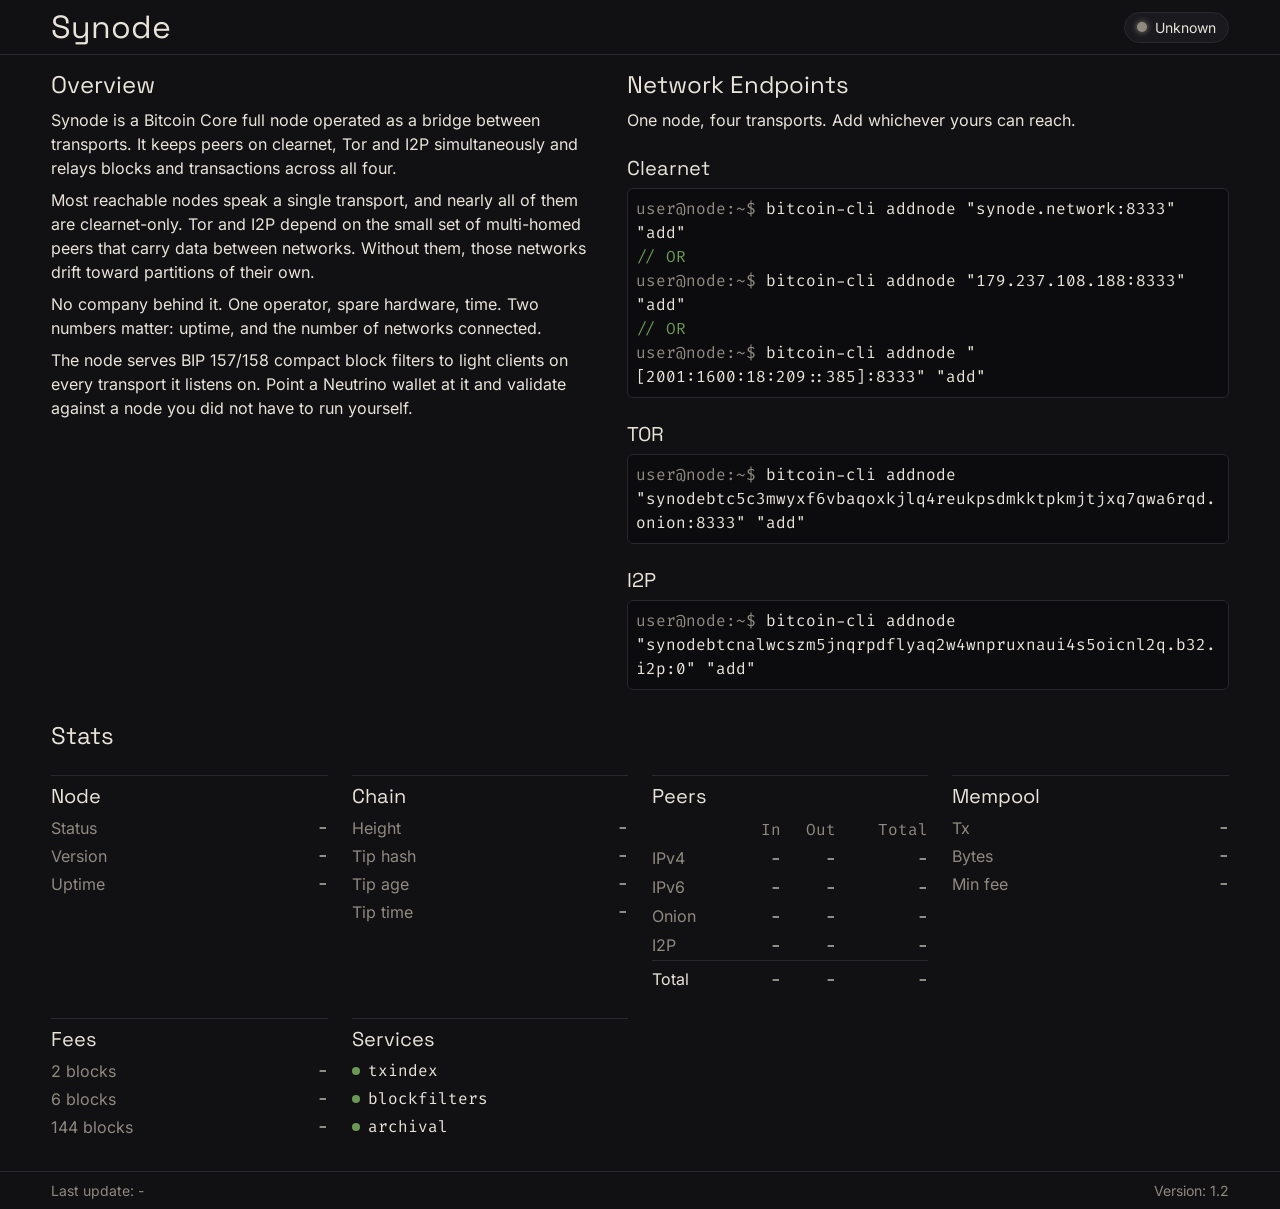
<file: public/index.html>
<!DOCTYPE html>
<html lang="en">

<head>
    <meta charset="UTF-8">
    <meta name="viewport" content="width=device-width, initial-scale=1.0">

    <title>Synode Network — Bitcoin full node on clearnet, Tor and I2P</title>
    <meta name="description"
        content="Synode is a public Bitcoin Core full node bridging clearnet, Tor and I2P. Add it as a peer or point a Neutrino wallet at its BIP 157/158 block filters.">
    <link rel="canonical" href="https://synode.network/">
    <meta name="theme-color" content="#111013">

    <link rel="icon" href="/favicon.ico" sizes="32x32">
    <link rel="icon" href="/assets/img/favicon.svg" type="image/svg+xml">
    <link rel="apple-touch-icon" href="/assets/img/apple-touch-icon.png">

    <meta property="og:type" content="website">
    <meta property="og:site_name" content="Synode Network">
    <meta property="og:url" content="https://synode.network/">
    <meta property="og:title" content="Synode Network — Bitcoin full node on clearnet, Tor and I2P">
    <meta property="og:description"
        content="Public Bitcoin Core node bridging clearnet, Tor and I2P. Peer endpoints, compact block filters and live stats.">
    <meta property="og:image" content="https://synode.network/assets/img/og.png">
    <meta property="og:image:width" content="1200">
    <meta property="og:image:height" content="630">
    <meta property="og:image:alt" content="Synode: a Bitcoin full node bridging clearnet, Tor and I2P">
    <meta property="og:locale" content="en_US">
    <meta name="twitter:card" content="summary_large_image">

    <link rel="stylesheet" href="assets/css/reset.css">
    <link rel="stylesheet" href="assets/css/style.css">

    <script type="application/ld+json">
    {
        "@context": "https://schema.org",
        "@type": "WebSite",
        "name": "Synode Network",
        "url": "https://synode.network/",
        "description": "Public Bitcoin Core full node bridging clearnet, Tor and I2P. Serves BIP 157/158 compact block filters to light clients.",
        "inLanguage": "en"
    }
    </script>
</head>

<body>
    <header>
        <h1 id="logo">Synode</h1>
        <a href="#stats" class="status" data-state="unknown">
            <span class="status-dot" aria-hidden="true"></span>
            <span class="status-label" data-stat-show="ok" hidden>Online</span>
            <span class="status-label" data-stat-show="degraded" hidden>Degraded</span>
            <span class="status-label" data-stat-show="offline" hidden>Offline</span>
            <span class="status-label" data-stat-show="unknown">Unknown</span>
        </a>
    </header>
    <main>
        <section id="overview">
            <h2>Overview</h2>
            <p>
                Synode is a Bitcoin Core full node operated as a bridge between transports. It keeps peers on clearnet,
                Tor and I2P simultaneously and relays blocks and transactions across all four.
            </p>
            <p>
                Most reachable nodes speak a single transport, and nearly all of them are clearnet-only. Tor and I2P
                depend on the small set of multi-homed peers that carry data between networks. Without them, those
                networks drift toward partitions of their own.
            </p>
            <p>
                No company behind it. One operator, spare hardware, time. Two numbers matter: uptime, and the number of
                networks connected.
            </p>
            <p>
                The node serves BIP 157/158 compact block filters to light clients on every transport it listens on.
                Point a Neutrino wallet at it and validate against a node you did not have to run yourself.
            </p>
        </section>
        <section id="endpoints">
            <h2>Network Endpoints</h2>
            <p>One node, four transports. Add whichever yours can reach.</p>
            <h3>Clearnet</h3>
            <div class="terminal">
                <code><span class="prompt">user@node:~$ </span>bitcoin-cli addnode "synode.network:8333" "add"</code>
                <code class="comment">// OR</code>
                <code><span class="prompt">user@node:~$ </span>bitcoin-cli addnode "179.237.108.188:8333" "add"</code>
                <code class="comment">// OR</code>
                <code><span class="prompt">user@node:~$ </span>bitcoin-cli addnode "[2001:1600:18:209::385]:8333" "add"</code>
            </div>
            <h3>TOR</h3>
            <div class="terminal">
                <code><span class="prompt">user@node:~$ </span>bitcoin-cli addnode "synodebtc5c3mwyxf6vbaqoxkjlq4reukpsdmkktpkmjtjxq7qwa6rqd.onion:8333" "add"</code>
            </div>
            <h3>I2P</h3>
            <div class="terminal">
                <code><span class="prompt">user@node:~$ </span>bitcoin-cli addnode "synodebtcnalwcszm5jnqrpdflyaq2w4wnpruxnaui4s5oicnl2q.b32.i2p:0" "add"</code>
            </div>
        </section>
        <section id="stats">
            <h2>Stats</h2>
            <p class="stale" data-stat-show="stale" hidden>No news from the node for more than an hour. The numbers
                below are the last ones received.</p>
            <section>
                <h3>Node</h3>
                <dl>
                    <dt>Status</dt>
                    <dd data-stat="state">-</dd>
                    <dt data-stat-show="degraded" hidden>Degraded reason</dt>
                    <dd data-stat-show="degraded" data-stat="degraded_reasons" hidden>-</dd>
                    <dt>Version</dt>
                    <dd data-stat="version">-</dd>
                    <dt>Uptime</dt>
                    <dd data-stat="uptime">-</dd>
                </dl>
            </section>
            <section>
                <h3>Chain</h3>
                <dl>
                    <dt>Height</dt>
                    <dd data-stat="height">-</dd>
                    <dt>Tip hash</dt>
                    <dd data-stat="tip_hash_short">-</dd>
                    <dt>Tip age</dt>
                    <dd data-stat="tip_age">-</dd>
                    <dt>Tip time</dt>
                    <dd data-stat="tip_time">-</dd>
                </dl>
            </section>
            <section>
                <h3>Peers</h3>
                <table class="peers">
                    <thead>
                        <tr>
                            <th scope="col"></th>
                            <th scope="col">In</th>
                            <th scope="col">Out</th>
                            <th scope="col">Total</th>
                        </tr>
                    </thead>
                    <tbody>
                        <tr>
                            <th scope="row">IPv4</th>
                            <td data-stat="peers_ipv4_in">-</td>
                            <td data-stat="peers_ipv4_out">-</td>
                            <td data-stat="peers_ipv4">-</td>
                        </tr>
                        <tr>
                            <th scope="row">IPv6</th>
                            <td data-stat="peers_ipv6_in">-</td>
                            <td data-stat="peers_ipv6_out">-</td>
                            <td data-stat="peers_ipv6">-</td>
                        </tr>
                        <tr>
                            <th scope="row">Onion</th>
                            <td data-stat="peers_onion_in">-</td>
                            <td data-stat="peers_onion_out">-</td>
                            <td data-stat="peers_onion">-</td>
                        </tr>
                        <tr>
                            <th scope="row">I2P</th>
                            <td data-stat="peers_i2p_in">-</td>
                            <td data-stat="peers_i2p_out">-</td>
                            <td data-stat="peers_i2p">-</td>
                        </tr>
                    </tbody>
                    <tfoot>
                        <tr>
                            <th scope="row">Total</th>
                            <td data-stat="peers_in">-</td>
                            <td data-stat="peers_out">-</td>
                            <td data-stat="peers">-</td>
                        </tr>
                    </tfoot>
                </table>
            </section>
            <section>
                <h3>Mempool</h3>
                <dl>
                    <dt>Tx</dt>
                    <dd data-stat="mempool_tx">-</dd>
                    <dt>Bytes</dt>
                    <dd data-stat="mempool_size">-</dd>
                    <dt>Min fee</dt>
                    <dd data-stat="mempool_minfee">-</dd>
                </dl>
            </section>
            <section>
                <h3>Fees</h3>
                <dl>
                    <dt>2 blocks</dt>
                    <dd data-stat="fee_2">-</dd>
                    <dt>6 blocks</dt>
                    <dd data-stat="fee_6">-</dd>
                    <dt>144 blocks</dt>
                    <dd data-stat="fee_144">-</dd>
                </dl>
            </section>
            <section>
                <h3>Services</h3>
                <ul class="services">
                    <li data-stat-show="txindex">txindex</li>
                    <li data-stat-show="blockfilters">blockfilters</li>
                    <li data-stat-show="archival">archival</li>
                </ul>
            </section>
        </section>
    </main>
    <footer>
        <ul class="meta">
            <li>Last update: <span data-stat="last_update">-</span></li>
            <li>Version: 1.2</li>
        </ul>
    </footer>
</body>

</html>
</file>
<file: public/assets/css/style.css>
:root {
    --clr-bg-deep: #0c0b0e;
    --clr-bg: #111013;
    --clr-bg-surface: #1a191d;
    --clr-border: #2a282e;
    --clr-text: #e8e4da;
    --clr-text-muted: #8f8a80;
    --clr-green: #6a9955;
    --clr-amber: #c9984a;
    --clr-red: #cf5f55;

    --clr-comment: var(--clr-green);
    --clr-ok: var(--clr-green);
    --clr-warn: var(--clr-amber);
    --clr-err: var(--clr-red);
    --clr-unknown: var(--clr-text-muted);

    --space-xs: 0.5rem;
    --space-s: 1rem;
    --space-m: 1.5rem;
    --space-l: 2rem;

    --gutter: clamp(1rem, 4vw, 4rem);
    --col-text: 34rem;
    /* Doit contenir la plus longue ligne de .terminal sans repli :
       108 caractères × 0,6 em (Fira Code) = 64,8 rem + padding. */
    --col-term: 66rem;
    --content-max: calc(var(--col-text) + var(--space-l) + var(--col-term));
}

/* L'attribut hidden doit gagner sur tout display: posé par une classe
   (ex. .services li en flex), sinon l'élément reste visible. */
[hidden] {
    display: none !important;
}

h1,
h2,
h3,
h4,
h5 {
    font-family: "Space Grotesk";
    line-height: 1.2;
}

h1 {
    font-size: 2rem;
}

h2 {
    font-size: 1.5rem;
}

h3 {
    font-size: 1.25rem;
}

h4 {
    font-size: 1.125rem;
}

h5 {
    font-size: 1rem;
}

strong,
b {
    font-weight: 700;
}

em,
i {
    font-style: italic;
}

body {
    font-family: "Inter";
    line-height: 1.5;
    color: var(--clr-text);
    background-color: var(--clr-bg);

    min-height: 100vh;
    min-height: 100dvh;
    display: flex;
    flex-direction: column;
}

header,
main,
footer {
    padding-inline: var(--gutter);
}

header,
footer {
    padding-block: var(--space-xs);
}

header {
    border-bottom: 1px solid var(--clr-border);
    display: flex;
    align-items: center;
    justify-content: space-between;
    gap: var(--space-s);
}

.status {
    display: inline-flex;
    align-items: center;
    gap: var(--space-xs);
    padding: 0.25rem 0.75rem;
    border: 1px solid var(--clr-border);
    border-radius: 999px;
    background-color: var(--clr-bg-surface);
    color: var(--clr-text);
    font-size: 0.875rem;
    text-decoration: none;
}

.status:hover {
    border-color: var(--clr-text-muted);
}

.status:focus-visible {
    outline: 2px solid var(--clr-text-muted);
    outline-offset: 2px;
}

.status-dot {
    width: 0.625rem;
    height: 0.625rem;
    border-radius: 50%;
    background-color: var(--status-clr);
    box-shadow: 0 0 6px var(--status-clr);
}

.status[data-state="ok"] {
    --status-clr: var(--clr-ok);
}

.status[data-state="degraded"] {
    --status-clr: var(--clr-warn);
}

.status[data-state="offline"] {
    --status-clr: var(--clr-err);
}

.status[data-state="unknown"] {
    --status-clr: var(--clr-unknown);
}

main {
    display: flex;
    flex-direction: column;
    gap: var(--space-l);
    padding-block: var(--space-s) var(--space-l);

    flex: 1;
}

#stats {
    --stat-groups: 6;
    --stat-gap: var(--space-m);

    display: grid;
    /* Jamais plus de colonnes que de groupes : le h2 en pleine largeur
       empêche auto-fit de replier les pistes vides. */
    grid-template-columns: repeat(auto-fit,
            minmax(max(15rem, calc(100% / var(--stat-groups) - var(--stat-gap))), 1fr));
    gap: var(--stat-gap);
    align-items: start;
}

#stats>h2,
#stats>.stale {
    grid-column: 1 / -1;
}

.stale {
    color: var(--clr-warn);
}

#stats>section {
    border-top: 1px solid var(--clr-border);
    padding-top: var(--space-xs);
}

#stats h3 {
    margin-top: 0;
}

#stats dl {
    display: grid;
    grid-template-columns: auto 1fr;
    column-gap: var(--space-s);
    row-gap: 0.25rem;
}

#stats dt {
    color: var(--clr-text-muted);
}

#stats dd {
    text-align: right;
    font-family: "Fira Code", monospace;
    font-variant-numeric: tabular-nums;
    overflow-wrap: anywhere;
}

.peers {
    width: 100%;
}

.peers th,
.peers td {
    padding-block: 0.125rem;
}

.peers th {
    font-weight: 400;
    color: var(--clr-text-muted);
    text-align: left;
}

.peers td,
.peers thead th:not(:first-child) {
    text-align: right;
    font-family: "Fira Code", monospace;
    font-variant-numeric: tabular-nums;
}

.peers td {
    padding-left: var(--space-s);
}

.peers tfoot th,
.peers tfoot td {
    border-top: 1px solid var(--clr-border);
    padding-top: 0.375rem;
}

.peers tfoot th {
    color: var(--clr-text);
}

.services {
    display: flex;
    flex-direction: column;
    gap: 0.25rem;
    font-family: "Fira Code", monospace;
}

.services li {
    display: flex;
    align-items: center;
    gap: var(--space-xs);
}

.services li::before {
    content: "";
    flex: none;
    width: 0.5rem;
    height: 0.5rem;
    border-radius: 50%;
    background-color: var(--clr-ok);
}

.services li[data-state="off"] {
    color: var(--clr-text-muted);
}

.services li[data-state="off"]::before {
    background-color: var(--clr-unknown);
}

footer {
    color: var(--clr-text-muted);
    border-top: 1px solid var(--clr-border);
}

section {
    display: flex;
    flex-direction: column;
    gap: var(--space-xs);
}

section h3 {
    margin-top: var(--space-s);
}

.terminal {
    font-family: "Fira Code", monospace;
    background-color: var(--clr-bg-deep);
    padding: var(--space-xs);
    border-radius: 6px;
    border: 1px solid var(--clr-border);
    overflow-x: auto;
}

.terminal code {
    display: block;
    white-space: pre-wrap;
    overflow-wrap: anywhere;
}

.terminal .prompt {
    color: var(--clr-text-muted);
    font-weight: 400;
    user-select: none;
}

.terminal .comment {
    color: var(--clr-comment);
    user-select: none;
}

footer .meta {
    display: flex;
    flex-wrap: wrap;
    justify-content: space-between;
    gap: var(--space-xs) var(--space-m);
    font-size: 0.875rem;
}

@media (min-width: 69rem) {
    main {
        display: grid;
        grid-template-columns: minmax(var(--col-text), 1fr) minmax(0, var(--col-term));
        align-content: center;
        justify-content: start;
    }

    #stats {
        grid-column: 1 / -1;
    }
}

@media (min-width: 100rem) {

    header,
    main,
    footer {
        padding-inline: max(var(--gutter), calc((100% - var(--content-max)) / 2));
    }
}

/* ---------- Fonts ----------
   Fichiers générés par tools/build-fonts.sh à partir des .ttf sources.
   Chaque famille est déclarée deux fois :
     - "-full"  : police complète, sans unicode-range. Déclarée en premier.
     - subset   : latin uniquement, avec unicode-range. Déclarée en dernier,
                  donc prioritaire pour les caractères latins.
   Le navigateur ne télécharge que les fichiers dont il a besoin : sur une
   page en anglais, seuls les subsets partent ; la version complète n'est
   récupérée que si un caractère hors latin (cyrillique, grec, math...)
   est affiché. */

/* Inter */
@font-face {
    font-family: "Inter";
    src: url("../fonts/Inter/Inter-Variable-full.woff2") format("woff2");
    font-weight: 100 900;
    font-style: normal;
    font-display: swap;
}

@font-face {
    font-family: "Inter";
    src: url("../fonts/Inter/Inter-Variable.woff2") format("woff2");
    font-weight: 100 900;
    font-style: normal;
    font-display: swap;
    unicode-range: U+0000-00FF, U+0131, U+0152-0153, U+02BB-02BC, U+02C6, U+02DA, U+02DC,
        U+0300-0301, U+0303-0304, U+0308-0309, U+0323, U+0329, U+2000-206F,
        U+20AC, U+2122, U+2190-2199, U+2212, U+2215, U+FEFF, U+FFFD;
}

/* Inter Italic */
@font-face {
    font-family: "Inter";
    src: url("../fonts/Inter/Inter-Italic-Variable-full.woff2") format("woff2");
    font-weight: 100 900;
    font-style: italic;
    font-display: swap;
}

@font-face {
    font-family: "Inter";
    src: url("../fonts/Inter/Inter-Italic-Variable.woff2") format("woff2");
    font-weight: 100 900;
    font-style: italic;
    font-display: swap;
    unicode-range: U+0000-00FF, U+0131, U+0152-0153, U+02BB-02BC, U+02C6, U+02DA, U+02DC,
        U+0300-0301, U+0303-0304, U+0308-0309, U+0323, U+0329, U+2000-206F,
        U+20AC, U+2122, U+2190-2199, U+2212, U+2215, U+FEFF, U+FFFD;
}

/* Space Grotesk */
@font-face {
    font-family: "Space Grotesk";
    src: url("../fonts/Space_Grotesk/SpaceGrotesk-Variable-full.woff2") format("woff2");
    font-weight: 300 700;
    font-style: normal;
    font-display: swap;
}

@font-face {
    font-family: "Space Grotesk";
    src: url("../fonts/Space_Grotesk/SpaceGrotesk-Variable.woff2") format("woff2");
    font-weight: 300 700;
    font-style: normal;
    font-display: swap;
    unicode-range: U+0000-00FF, U+0131, U+0152-0153, U+02BB-02BC, U+02C6, U+02DA, U+02DC,
        U+0300-0301, U+0303-0304, U+0308-0309, U+0323, U+0329, U+2000-206F,
        U+20AC, U+2122, U+2190-2199, U+2212, U+2215, U+FEFF, U+FFFD;
}

/* Fira Code */
@font-face {
    font-family: "Fira Code";
    src: url("../fonts/Fira_Code/FiraCode-Variable-full.woff2") format("woff2");
    font-weight: 300 700;
    font-style: normal;
    font-display: swap;
}

@font-face {
    font-family: "Fira Code";
    src: url("../fonts/Fira_Code/FiraCode-Variable.woff2") format("woff2");
    font-weight: 300 700;
    font-style: normal;
    font-display: swap;
    unicode-range: U+0000-00FF, U+0131, U+0152-0153, U+02BB-02BC, U+02C6, U+02DA, U+02DC,
        U+0300-0301, U+0303-0304, U+0308-0309, U+0323, U+0329, U+2000-206F,
        U+20AC, U+2122, U+2190-2199, U+2212, U+2215, U+FEFF, U+FFFD;
}
</file>
